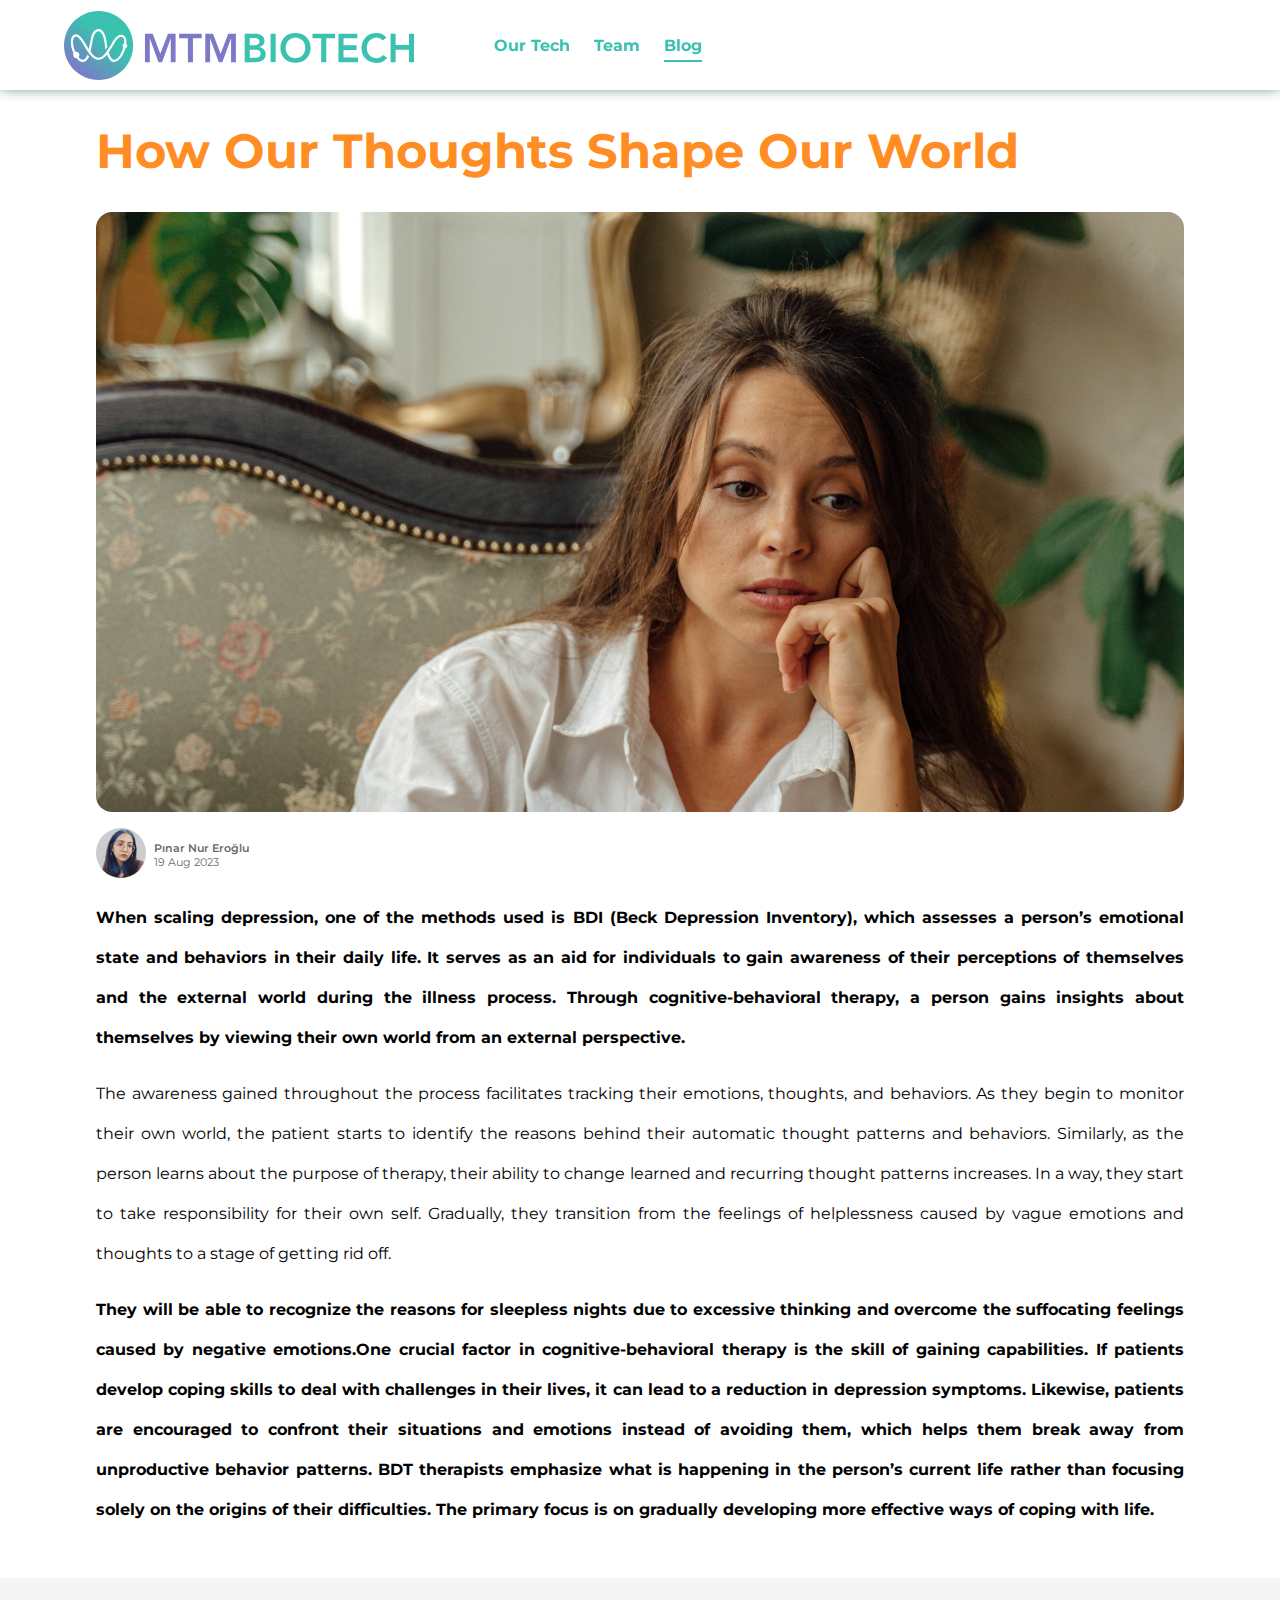
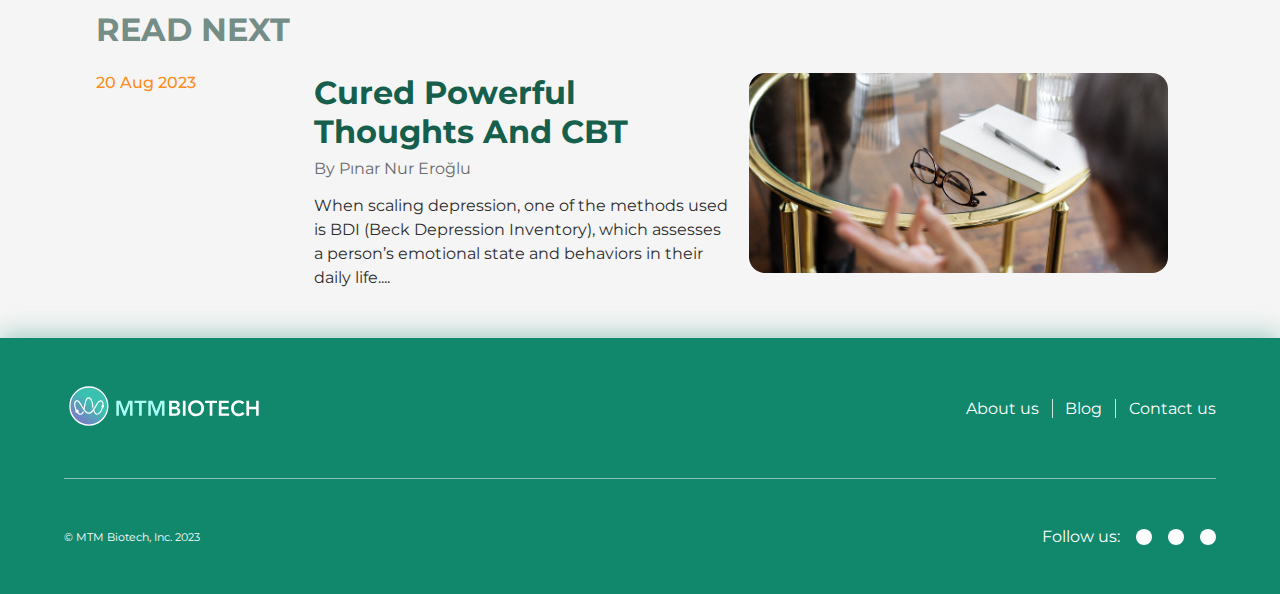
<file: how-our-thoughts-shape-our-world.html>
<!DOCTYPE html>
<html lang="en">

<head>
    <meta charset="UTF-8">
    <meta name="viewport" content="width=device-width, initial-scale=1.0">
    <!-- Link Font Awesome -->
    <link rel="stylesheet" href="https://cdnjs.cloudflare.com/ajax/libs/font-awesome/6.4.2/css/all.min.css"
        integrity="sha512-z3gLpd7yknf1YoNbCzqRKc4qyor8gaKU1qmn+CShxbuBusANI9QpRohGBreCFkKxLhei6S9CQXFEbbKuqLg0DA=="
        crossorigin="anonymous" referrerpolicy="no-referrer" />
    <!-- End Link Font Awesome -->

    <!-- Link Stylesheet -->
    <link rel="stylesheet" href="css/style.css">
    <!-- End Link Stylesheet -->
    <title>How Our Thoughts Shape Our World</title>
</head>

<body>
    <!-- Desktop Header -->
    <header class="desktop-header">
        <div class="container">
            <nav class="desktop-header-nav">
                <div class="desktop-header-logo">
                    <a href="index.html">
                        <img src="img/logo/logo.svg" alt="MTM BioTech Logo">
                    </a>
                </div>
                <ul class="desktop-header-links-items">
                    <li class="desktop-header-links-item">
                        <a href="our-tech.html" class="desktop-header-link">Our Tech</a>
                    </li>
                    <li class="desktop-header-links-item">
                        <a href="team.html" class="desktop-header-link">Team</a>
                    </li>
                    <li class="desktop-header-links-item">
                        <a href="blog.html" class="desktop-header-link active-link">Blog</a>
                    </li>
                </ul>
            </nav>
        </div>
    </header>
    <!-- End Desktop Header -->

    <!-- Mobile Header -->
    <header class="mobile-header">
        <div class="container">
            <div class="mobile-header-logo-hamburger">
                <div class="header-logo">
                    <a href="index.html">
                        <img src="img/logo/logo.svg" alt="MTM BioTech Logo">
                    </a>
                </div>
                <div class="mobile-hamburger" id="hamburger">
                    <span class="line"></span>
                    <span class="line"></span>
                    <span class="line"></span>
                </div>
            </div>
            <div class="mobile-nav">
                <ul class="mobile-header-links-items">
                    <li class="mobile-header-links-item">
                        <a href="our-tech.html" class="mobile-header-link">Our Tech</a>
                    </li>
                    <li class="mobile-header-links-item">
                        <a href="team.html" class="mobile-header-link">Team</a>
                    </li>
                    <li class="mobile-header-links-item">
                        <a href="blog.html" class="mobile-header-link">Blog</a>
                    </li>
                </ul>
            </div>
        </div>
    </header>
    <!-- End Mobile Header -->

    <!-- Blog Post-->
    <div class="blog-post">
        <div class="container-sm">
            <div class="blog-content">
                <h1 class="blog-header">How our thoughts shape our world</h1>
                <div class="blog-post-img-and-author">
                    <div class="blog-post-img shape-our-world-img">
                        <img src="img/shape-our-world.jpg" alt="">
                    </div>
                    <div class="blog-post-author">
                        <div class="blog-post-author-img">
                            <img src="img/blog-pinar_eroglu.png" alt="">
                        </div>
                        <div class="blog-post-detail">
                            <p class="blog-post-author-name">Pınar Nur Eroğlu</p>
                            <p class="blog-post-publishing-date">19 Aug 2023</p>
                        </div>
                    </div>
                </div>
                <div class="blog-post-content">
                    <p class="blog-post-content-p">
                        <strong>When scaling depression, one of the methods used is BDI (Beck Depression Inventory),
                            which assesses a person’s emotional state and behaviors in their daily life. It serves as an
                            aid for individuals to gain awareness of their perceptions of themselves and the external
                            world during the illness process. Through cognitive-behavioral therapy, a person gains
                            insights about themselves by viewing their own world from an external perspective.</strong>
                    </p>
                    <p class="blog-post-content-p">
                        The awareness gained throughout the process facilitates tracking their emotions, thoughts, and
                        behaviors. As they begin to monitor their own world, the patient starts to identify the reasons
                        behind their automatic thought patterns and behaviors. Similarly, as the person learns about the
                        purpose of therapy, their ability to change learned and recurring thought patterns increases. In
                        a way, they start to take responsibility for their own self. Gradually, they transition from the
                        feelings of helplessness caused by vague emotions and thoughts to a stage of getting rid off.
                    </p>
                    <p class="blog-post-content-p">
                        <strong>
                            They will be able to recognize the reasons for sleepless nights due to excessive thinking
                            and overcome the suffocating feelings caused by negative emotions.One crucial factor in
                            cognitive-behavioral therapy is the skill of gaining capabilities. If patients develop
                            coping skills to deal with challenges in their lives, it can lead to a reduction in
                            depression symptoms. Likewise, patients are encouraged to confront their situations and
                            emotions instead of avoiding them, which helps them break away from unproductive behavior
                            patterns. BDT therapists emphasize what is happening in the person’s current life rather
                            than focusing solely on the origins of their difficulties. The primary focus is on gradually
                            developing more effective ways of coping with life.</strong>
                    </p>
                </div>
            </div>
        </div>
        <div class="blog-post-read-next">
            <div class="container-sm">
                <h1 class="blog-post-read-next-h1">Read Next</h1>
                <div class="blog-post-read-next-box">
                    <div class="blog-post-read-next-publishing-date">
                        <p>20 Aug 2023</p>
                    </div>
                    <div class="blog-post-read-next-content">
                        <a href="cured-powerful-thoughts-and-cbt.html" class="blog-post-read-next-link">Cured powerful
                            thoughts and CBT</a>
                        <p class="blog-post-read-next-content-author">By Pınar Nur Eroğlu</p>
                        <p class="blog-post-read-next-content-p">When scaling depression, one of the methods used is BDI
                            (Beck Depression Inventory), which assesses a person’s emotional state and behaviors in
                            their daily life....</p>
                    </div>
                    <div class="blog-post-read-next-img">
                        <img src="img/cbt.jpg" alt="">
                    </div>
                </div>
            </div>
        </div>
    </div>
    <!-- End Blog Post -->

    <!-- Footer -->
    <div class="footer-background">
        <div class="container">
            <div class="footer-top-row">
                <div class="footer-top-logo">
                    <img src="img/logo/footer-logo.svg" alt="MTM BioTech Logo">
                </div>
                <ul class="footer-top-links-items">
                    <li class="footer-top-links-item">
                        <a href="team.html" class="footer-top-link">About us</a>
                    </li>
                    <li class="footer-top-links-item">
                        <a href="blog.html" class="footer-top-link">Blog</a>
                    </li>
                    <li class="footer-top-links-item">
                        <a href="#" class="footer-top-link">Contact us</a>
                    </li>
                </ul>
            </div>
            <div class="footer-bottom-row">
                <div class="footer-bottom-col">
                    <p>&copy; MTM Biotech, Inc. 2023</p>
                </div>
                <ul class="footer-bottom-social-links-items">
                    <li>
                        <p>Follow us:</p>
                    </li>
                    <li class="footer-bottom-social-links-item">
                        <a href="https://www.linkedin.com/company/mtm-biotechnology/" class="footer-bottom-social-link"
                            target="_blank">
                            <i class="fa-brands fa-linkedin-in"></i>
                        </a>
                    </li>
                    <li class="footer-bottom-social-links-item">
                        <a href="https://twitter.com/mtmbiotech" class="footer-bottom-social-link" target="_blank">
                            <i class="fa-brands fa-x-twitter"></i>
                        </a>
                    </li>
                    <li class="footer-bottom-social-links-item">
                        <a href="https://www.instagram.com/mtmbiotech/" class="footer-bottom-social-link"
                            target="_blank">
                            <i class="fa-brands fa-instagram"></i>
                        </a>
                    </li>
                </ul>
            </div>
        </div>
    </div>
    <!-- End Footer -->

    <!-- Main Script -->
    <script src="js/main.js"></script>
    <!-- End Main Script -->
</body>

</html>
</file>
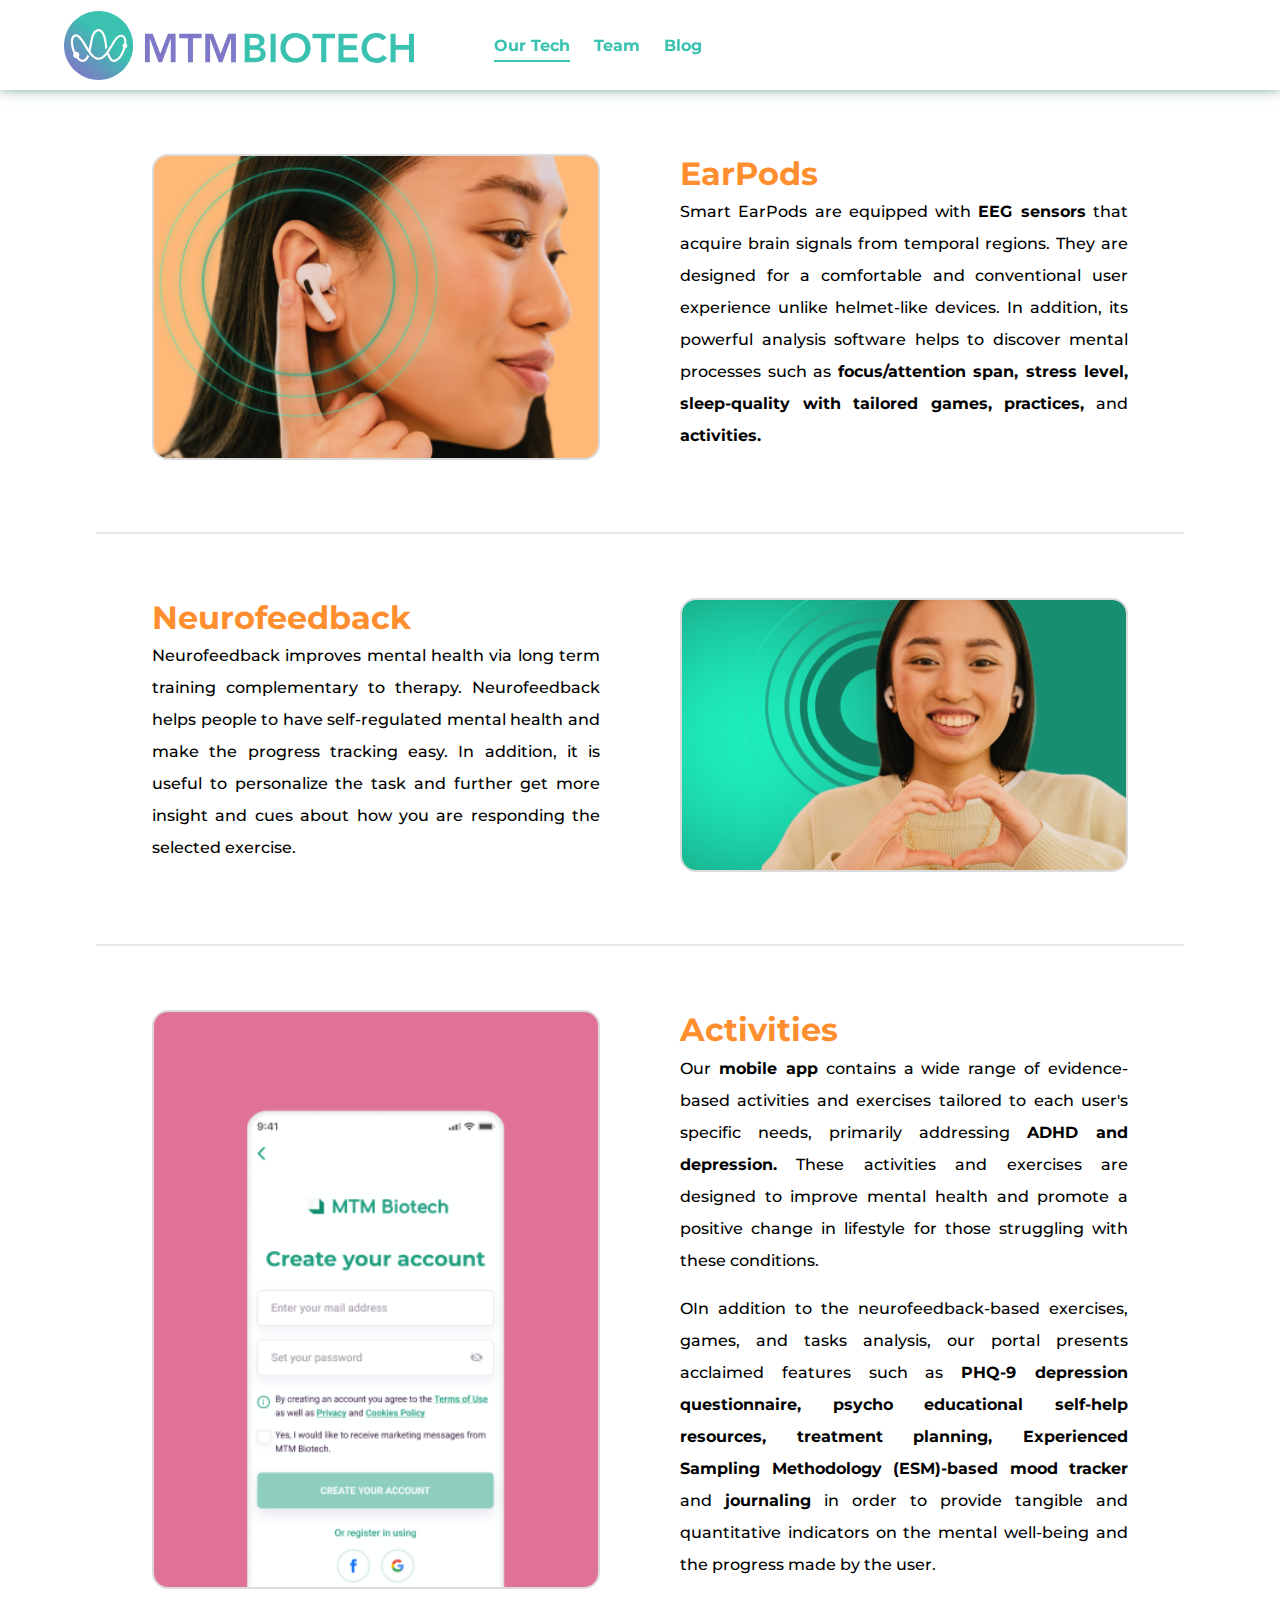
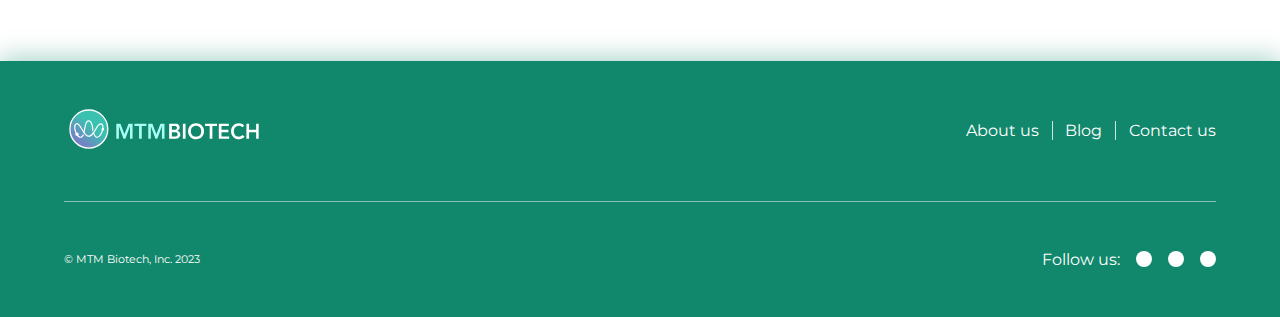
<file: our-tech.html>
<!DOCTYPE html>
<html lang="en">

<head>
    <meta charset="UTF-8">
    <meta name="viewport" content="width=device-width, initial-scale=1.0">
    <!-- Link Font Awesome -->
    <link rel="stylesheet" href="https://cdnjs.cloudflare.com/ajax/libs/font-awesome/6.4.2/css/all.min.css"
        integrity="sha512-z3gLpd7yknf1YoNbCzqRKc4qyor8gaKU1qmn+CShxbuBusANI9QpRohGBreCFkKxLhei6S9CQXFEbbKuqLg0DA=="
        crossorigin="anonymous" referrerpolicy="no-referrer" />
    <!-- End Link Font Awesome -->

    <!-- Link Stylesheet -->
    <link rel="stylesheet" href="css/style.css">
    <!-- End Link Stylesheet -->
    <title>Our Tech</title>
</head>

<body>
    <!-- Desktop Header -->
    <header class="desktop-header">
        <div class="container">
            <nav class="desktop-header-nav">
                <div class="desktop-header-logo">
                    <a href="index.html">
                        <img src="img/logo/logo.svg" alt="MTM BioTech Logo">
                    </a>
                </div>
                <ul class="desktop-header-links-items">
                    <li class="desktop-header-links-item">
                        <a href="our-tech.html" class="desktop-header-link active-link">Our Tech</a>
                    </li>
                    <li class="desktop-header-links-item">
                        <a href="team.html" class="desktop-header-link">Team</a>
                    </li>
                    <li class="desktop-header-links-item">
                        <a href="blog.html" class="desktop-header-link">Blog</a>
                    </li>
                </ul>
            </nav>
        </div>
    </header>
    <!-- End Desktop Header -->

    <!-- Mobile Header -->
    <header class="mobile-header">
        <div class="container">
            <div class="mobile-header-logo-hamburger">
                <div class="header-logo">
                    <a href="index.html">
                        <img src="img/logo/logo.svg" alt="MTM BioTech Logo">
                    </a>
                </div>
                <div class="mobile-hamburger" id="hamburger">
                    <span class="line"></span>
                    <span class="line"></span>
                    <span class="line"></span>
                </div>
            </div>
            <div class="mobile-nav">
                <ul class="mobile-header-links-items">
                    <li class="mobile-header-links-item">
                        <a href="our-tech.html" class="mobile-header-link">Our Tech</a>
                    </li>
                    <li class="mobile-header-links-item">
                        <a href="team.html" class="mobile-header-link">Team</a>
                    </li>
                    <li class="mobile-header-links-item">
                        <a href="blog.html" class="mobile-header-link">Blog</a>
                    </li>
                </ul>
            </div>
        </div>
    </header>
    <!-- End Mobile Header -->

    <!-- Our Tech -->
    <div class="our-tech">
        <div class="container-sm">
            <div class="our-tech-product">
                <div class="our-tech-product-img">
                    <img src="img/our-tech-1.png" alt="">
                </div>
                <div class="our-tech-product-text">
                    <h1 class="our-tech-product-text-h1">EarPods</h1>
                    <p class="our-tech-product-text-p">Smart EarPods are equipped with <strong>EEG sensors</strong> that
                        acquire brain
                        signals from temporal regions. They are designed for a comfortable and conventional user
                        experience unlike helmet-like devices. In addition, its powerful analysis software helps to
                        discover mental processes such as <strong>focus/attention span, stress level, sleep-quality with
                            tailored games, practices,</strong> and <strong>activities.</strong></p>
                </div>
            </div>
            <div class="our-tech-product">
                <div class="our-tech-product-img">
                    <img src="img/our-tech-2.png" alt="">
                </div>
                <div class="our-tech-product-text">
                    <h1 class="our-tech-product-text-h1">Neurofeedback</h1>
                    <p class="our-tech-product-text-p">Neurofeedback improves mental health via long term training
                        complementary to therapy. Neurofeedback helps people to have self-regulated mental health and
                        make the progress tracking easy. In addition, it is useful to personalize the task and further
                        get more insight and cues about how you are responding the selected exercise.</p>
                </div>
            </div>
            <div class="our-tech-product">
                <div class="our-tech-product-img">
                    <img src="img/our-tech-3.png" alt="">
                </div>
                <div class="our-tech-product-text">
                    <h1 class="our-tech-product-text-h1">Activities</h1>
                    <p class="our-tech-product-text-p">Our <strong>mobile app</strong> contains a wide range of
                        evidence-based activities
                        and exercises tailored to each user's specific needs, primarily addressing <strong>ADHD and
                            depression.</strong>
                        These activities and exercises are designed to improve mental health and promote a positive
                        change in lifestyle for those struggling with these conditions.
                    </p>
                    <p class="our-tech-product-text-p">OIn addition to the neurofeedback-based exercises, games, and
                        tasks
                        analysis, our portal presents
                        acclaimed features such as <strong>PHQ-9 depression questionnaire, psycho educational self-help
                            resources, treatment planning, Experienced Sampling Methodology (ESM)-based mood
                            tracker</strong> and
                        <strong>journaling</strong> in order to provide tangible and quantitative indicators on the
                        mental well-being and
                        the progress made by the user.
                    </p>
                </div>
            </div>
        </div>
    </div>
    <!-- End Our Tech -->

    <!-- Footer -->
    <div class="footer-background">
        <div class="container">
            <div class="footer-top-row">
                <div class="footer-top-logo">
                    <img src="img/logo/footer-logo.svg" alt="MTM BioTech Logo">
                </div>
                <ul class="footer-top-links-items">
                    <li class="footer-top-links-item">
                        <a href="team.html" class="footer-top-link">About us</a>
                    </li>
                    <li class="footer-top-links-item">
                        <a href="blog.html" class="footer-top-link">Blog</a>
                    </li>
                    <li class="footer-top-links-item">
                        <a href="#" class="footer-top-link">Contact us</a>
                    </li>
                </ul>
            </div>
            <div class="footer-bottom-row">
                <div class="footer-bottom-col">
                    <p>&copy; MTM Biotech, Inc. 2023</p>
                </div>
                <ul class="footer-bottom-social-links-items">
                    <li>
                        <p>Follow us:</p>
                    </li>
                    <li class="footer-bottom-social-links-item">
                        <a href="https://www.linkedin.com/company/mtm-biotechnology/" class="footer-bottom-social-link"
                            target="_blank">
                            <i class="fa-brands fa-linkedin-in"></i>
                        </a>
                    </li>
                    <li class="footer-bottom-social-links-item">
                        <a href="https://twitter.com/mtmbiotech" class="footer-bottom-social-link" target="_blank">
                            <i class="fa-brands fa-x-twitter"></i>
                        </a>
                    </li>
                    <li class="footer-bottom-social-links-item">
                        <a href="https://www.instagram.com/mtmbiotech/" class="footer-bottom-social-link"
                            target="_blank">
                            <i class="fa-brands fa-instagram"></i>
                        </a>
                    </li>
                </ul>
            </div>
        </div>
    </div>
    <!-- End Footer -->

    <!-- Main Script -->
    <script src="js/main.js"></script>
    <!-- End Main Script -->
</body>

</html>
</file>
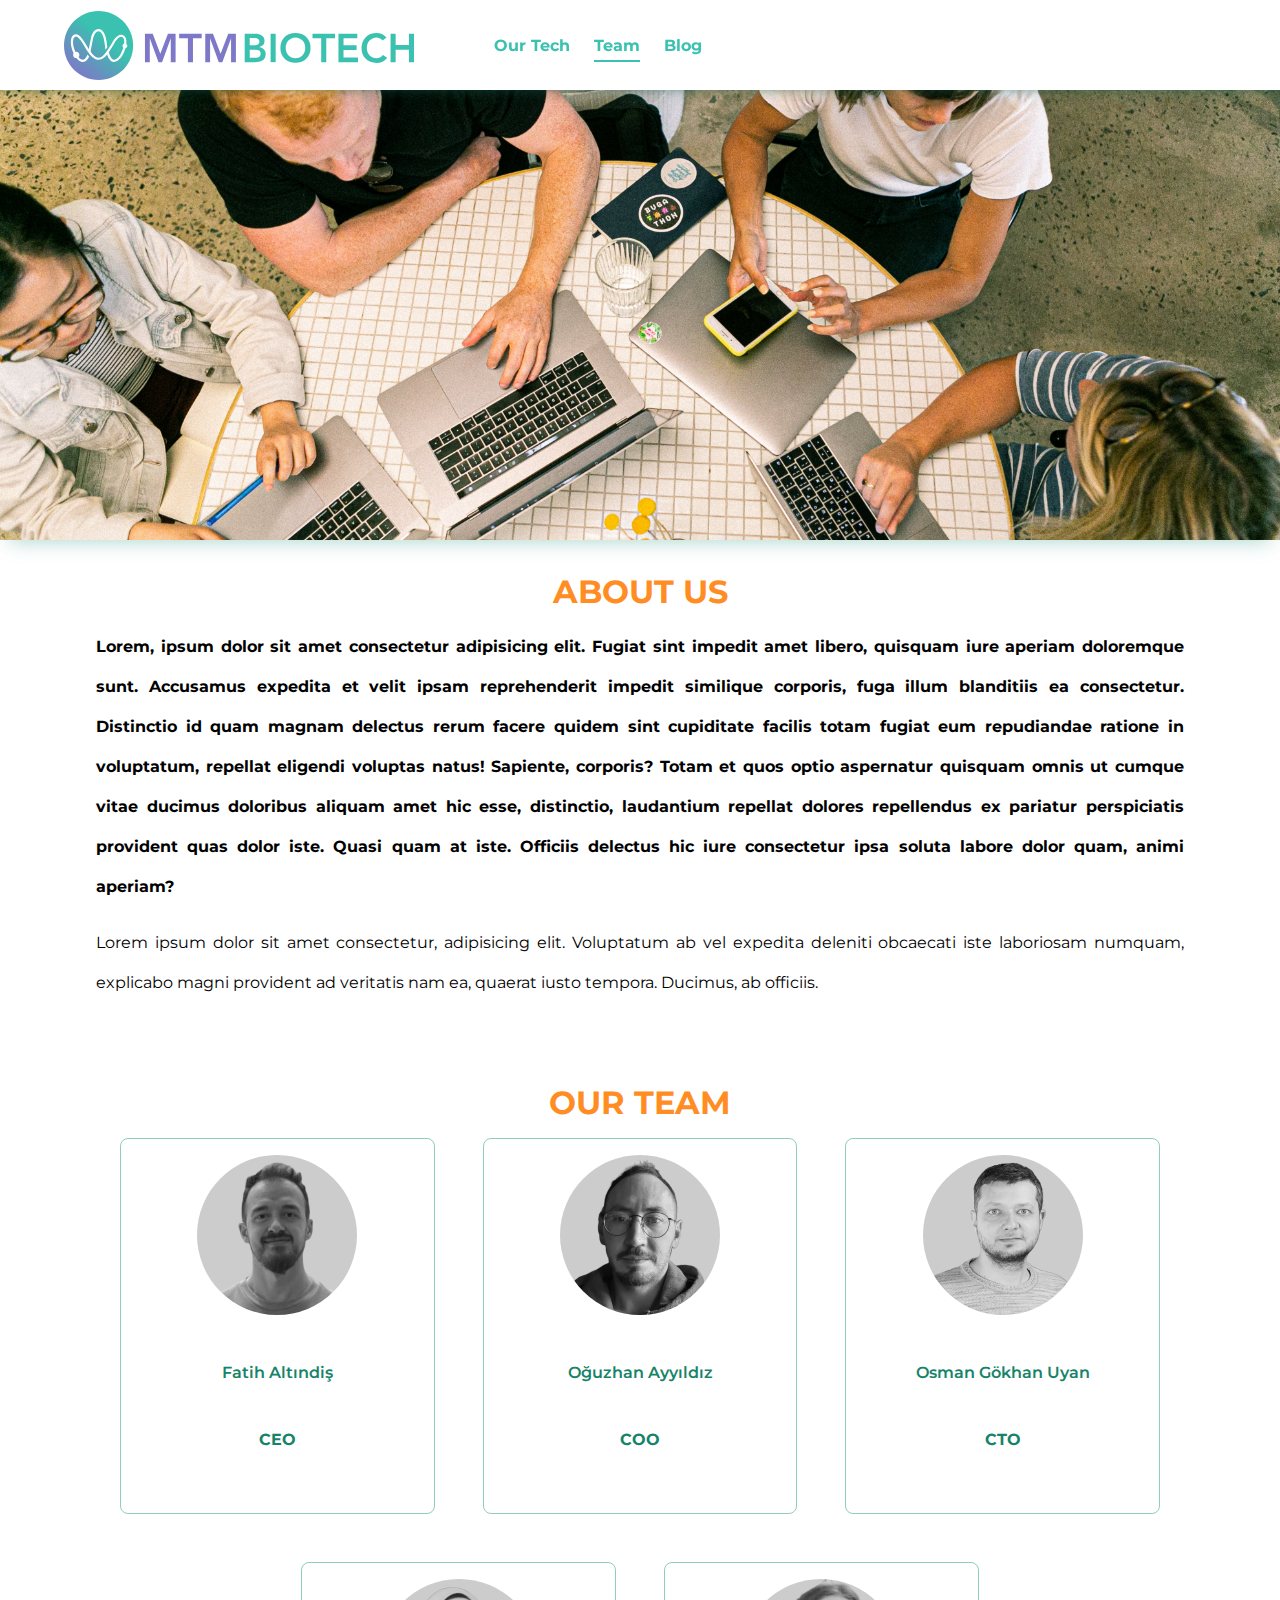
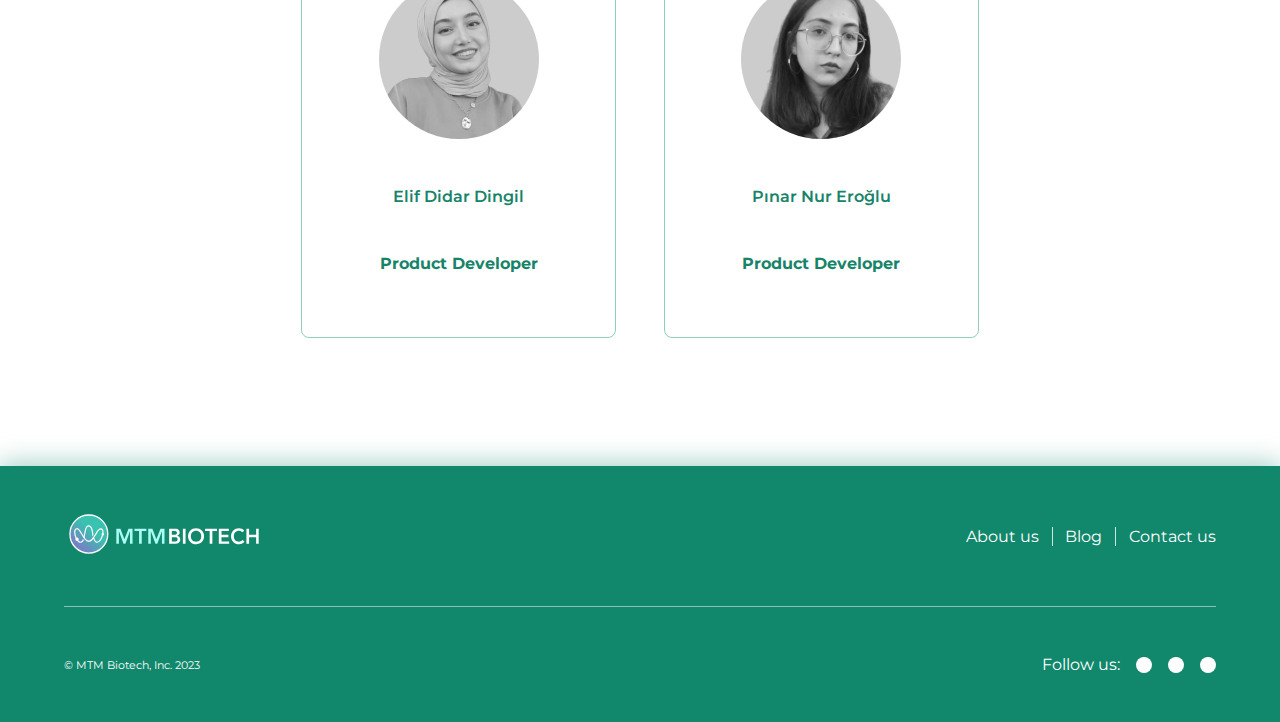
<file: team.html>
<!DOCTYPE html>
<html lang="en">

<head>
    <meta charset="UTF-8">
    <meta name="viewport" content="width=device-width, initial-scale=1.0">
    <!-- Link Font Awesome -->
    <link rel="stylesheet" href="https://cdnjs.cloudflare.com/ajax/libs/font-awesome/6.4.2/css/all.min.css"
        integrity="sha512-z3gLpd7yknf1YoNbCzqRKc4qyor8gaKU1qmn+CShxbuBusANI9QpRohGBreCFkKxLhei6S9CQXFEbbKuqLg0DA=="
        crossorigin="anonymous" referrerpolicy="no-referrer" />
    <!-- End Link Font Awesome -->

    <!-- Link Stylesheet -->
    <link rel="stylesheet" href="css/style.css">
    <!-- End Link Stylesheet -->
    <title>Team</title>
</head>

<body>
    <!-- Desktop Header -->
    <header class="desktop-header">
        <div class="container">
            <nav class="desktop-header-nav">
                <div class="desktop-header-logo">
                    <a href="index.html">
                        <img src="img/logo/logo.svg" alt="MTM BioTech Logo">
                    </a>
                </div>
                <ul class="desktop-header-links-items">
                    <li class="desktop-header-links-item">
                        <a href="our-tech.html" class="desktop-header-link">Our Tech</a>
                    </li>
                    <li class="desktop-header-links-item">
                        <a href="team.html" class="desktop-header-link active-link">Team</a>
                    </li>
                    <li class="desktop-header-links-item">
                        <a href="blog.html" class="desktop-header-link">Blog</a>
                    </li>
                </ul>
            </nav>
        </div>
    </header>
    <!-- End Desktop Header -->

    <!-- Mobile Header -->
    <header class="mobile-header">
        <div class="container">
            <div class="mobile-header-logo-hamburger">
                <div class="header-logo">
                    <a href="index.html">
                        <img src="img/logo/logo.svg" alt="MTM BioTech Logo">
                    </a>
                </div>
                <div class="mobile-hamburger" id="hamburger">
                    <span class="line"></span>
                    <span class="line"></span>
                    <span class="line"></span>
                </div>
            </div>
            <div class="mobile-nav">
                <ul class="mobile-header-links-items">
                    <li class="mobile-header-links-item">
                        <a href="our-tech.html" class="mobile-header-link">Our Tech</a>
                    </li>
                    <li class="mobile-header-links-item">
                        <a href="team.html" class="mobile-header-link">Team</a>
                    </li>
                    <li class="mobile-header-links-item">
                        <a href="blog.html" class="mobile-header-link">Blog</a>
                    </li>
                </ul>
            </div>
        </div>
    </header>
    <!-- End Mobile Header -->

    <!-- Team -->
    <div class="team">
        <div class="team-banner-image">
            <img src="img/team-banner-image.jpg" alt="">
        </div>
        <div class="team-content container-sm">
            <div class="team-about-us">
                <h1 class="team-header">About us</h1>
                <p class="team-about-us-p"><strong>Lorem, ipsum dolor sit amet consectetur adipisicing elit. Fugiat sint
                        impedit amet libero, quisquam iure aperiam doloremque sunt. Accusamus expedita et velit ipsam
                        reprehenderit impedit similique corporis, fuga illum blanditiis ea consectetur. Distinctio id
                        quam magnam delectus rerum facere quidem sint cupiditate facilis totam fugiat eum repudiandae
                        ratione in voluptatum, repellat eligendi voluptas natus! Sapiente, corporis? Totam et quos optio
                        aspernatur quisquam omnis ut cumque vitae ducimus doloribus aliquam amet hic esse, distinctio,
                        laudantium repellat dolores repellendus ex pariatur perspiciatis provident quas dolor iste.
                        Quasi quam at iste. Officiis delectus hic iure consectetur ipsa soluta labore dolor quam, animi
                        aperiam?</strong></p>
                <p class="team-about-us-p">Lorem ipsum dolor sit amet consectetur, adipisicing elit. Voluptatum ab vel
                    expedita deleniti obcaecati iste laboriosam numquam, explicabo magni provident ad veritatis nam ea,
                    quaerat iusto tempora. Ducimus, ab officiis.</p>
            </div>
            <div class="team-our-team">
                <h1 class="team-header">Our Team</h1>
                <div class="team-members">
                    <div class="team-member">
                        <div class="member-photo">
                            <img src="img/fatih_altindis.png" alt="Fatih Altındiş Photo">
                        </div>
                        <div class="member-name">
                            <p>Fatih Altındiş</p>
                        </div>
                        <div class="member-position">
                            <p>CEO</p>
                        </div>
                    </div>
                    <div class="team-member">
                        <div class="member-photo">
                            <img src="img/oguzhan_ayyildiz.png" alt="Oğuzhan Ayyıldız Photo">
                        </div>
                        <div class="member-name">
                            <p>Oğuzhan Ayyıldız</p>
                        </div>
                        <div class="member-position">
                            <p>COO</p>
                        </div>
                    </div>
                    <div class="team-member">
                        <div class="member-photo">
                            <img src="img/gokhan_uyan.png" alt="Osman Gökhan Uyan Photo">
                        </div>
                        <div class="member-name">
                            <p>Osman Gökhan Uyan</p>
                        </div>
                        <div class="member-position">
                            <p>CTO</p>
                        </div>
                    </div>
                    <div class="team-member">
                        <div class="member-photo">
                            <img src="img/elif_didar.png" alt="Elif Didar Dingil Photo">
                        </div>
                        <div class="member-name">
                            <p>Elif Didar Dingil</p>
                        </div>
                        <div class="member-position">
                            <p>Product Developer</p>
                        </div>
                    </div>
                    <div class="team-member">
                        <div class="member-photo">
                            <img src="img/pinar_eroglu.png" alt="Pınar Nur Eroğlu Photo">
                        </div>
                        <div class="member-name">
                            <p>Pınar Nur Eroğlu</p>
                        </div>
                        <div class="member-position">
                            <p>Product Developer</p>
                        </div>
                    </div>
                </div>
            </div>
        </div>
    </div>
    <!-- End Team -->

    <!-- Footer -->
    <div class="footer-background">
        <div class="container">
            <div class="footer-top-row">
                <div class="footer-top-logo">
                    <img src="img/logo/footer-logo.svg" alt="MTM BioTech Logo">
                </div>
                <ul class="footer-top-links-items">
                    <li class="footer-top-links-item">
                        <a href="team.html" class="footer-top-link">About us</a>
                    </li>
                    <li class="footer-top-links-item">
                        <a href="blog.html" class="footer-top-link">Blog</a>
                    </li>
                    <li class="footer-top-links-item">
                        <a href="#" class="footer-top-link">Contact us</a>
                    </li>
                </ul>
            </div>
            <div class="footer-bottom-row">
                <div class="footer-bottom-col">
                    <p>&copy; MTM Biotech, Inc. 2023</p>
                </div>
                <ul class="footer-bottom-social-links-items">
                    <li>
                        <p>Follow us:</p>
                    </li>
                    <li class="footer-bottom-social-links-item">
                        <a href="https://www.linkedin.com/company/mtm-biotechnology/" class="footer-bottom-social-link"
                            target="_blank">
                            <i class="fa-brands fa-linkedin-in"></i>
                        </a>
                    </li>
                    <li class="footer-bottom-social-links-item">
                        <a href="https://twitter.com/mtmbiotech" class="footer-bottom-social-link" target="_blank">
                            <i class="fa-brands fa-x-twitter"></i>
                        </a>
                    </li>
                    <li class="footer-bottom-social-links-item">
                        <a href="https://www.instagram.com/mtmbiotech/" class="footer-bottom-social-link"
                            target="_blank">
                            <i class="fa-brands fa-instagram"></i>
                        </a>
                    </li>
                </ul>
            </div>
        </div>
    </div>
    <!-- End Footer -->

    <!-- Main Script -->
    <script src="js/main.js"></script>
    <!-- End Main Script -->
</body>

</html>
</file>
<file: css/style.css>
/* Font Family */
@import url('https://fonts.googleapis.com/css2?family=Montserrat:wght@100;200;300;400;500;600;700;800;900&display=swap');
/* End Font Family */

/* Base Styles */
* {
    padding: 0;
    margin: 0;
    box-sizing: border-box;
}

:root {
    --header-link-color: #3AC1B0;
    --section-color: #1F9E80;
}

body {
    font-family: 'Montserrat', sans-serif;
    font-size: 13px;
}

img {
    max-width: 100%;
}

a {
    text-decoration: none;
}

ul {
    list-style-type: none;
}

blockquote {
    margin: 2em 40px;
    text-align: center;
    font-weight: 600;
    font-style: italic;
}

.container {
    width: 95%;
    max-width: 95%;
    margin-inline: auto;
}

.container-sm {
    width: 85%;
    max-width: 85%;
    margin-inline: auto;
}

body.open {
    overflow: hidden;
}

/* End Base Styles */

/* Hamburger Menu */
.mobile-hamburger .line {
    width: 30px;
    height: 3px;
    background-color: var(--header-link-color);
    display: block;
    margin: 5px auto;
    transition: all 0.3s ease-in-out;
}

.mobile-hamburger:hover {
    cursor: pointer;
}

#hamburger {
    transition: all 0.3s ease-in-out;
}

#hamburger.is-active {
    -webkit-animation: smallbig 0.6s forwards;
    animation: smallbig 0.6s forwards;
}

@-webkit-keyframes smallbig {

    0%,
    100% {
        transform: scale(1);
    }

    50% {
        transform: scale(0);
    }
}

@keyframes smallbig {

    0%,
    100% {
        transform: scale(1);
    }

    50% {
        transform: scale(0);
    }
}

#hamburger.is-active .line:nth-child(1),
#hamburger.is-active .line:nth-child(2),
#hamburger.is-active .line:nth-child(3) {
    transition-delay: 0.2s;
}

#hamburger.is-active .line:nth-child(2) {
    opacity: 0;
}

#hamburger.is-active .line:nth-child(1) {
    transform: translateY(8px) rotate(45deg);
}

#hamburger.is-active .line:nth-child(3) {
    transform: translateY(-8px) rotate(-45deg);
}

/* End Hamburger Menu */

/* Hide Desktop Header */
.desktop-header {
    display: none;
}

/* End Hide Desktop Header */

/* Mobile Header */
.mobile-header {
    position: -webkit-sticky;
    position: sticky;
    top: 0;
    background-color: #fff;
    height: 10vh;
    z-index: 1;
    box-shadow: 0px -4px 14px 0px #145F4C;
}

.mobile-header-logo-hamburger {
    display: flex;
    align-items: center;
    justify-content: space-between;
    height: 10vh;
}

.header-logo {
    width: 200px;
    height: 40px;
}

.mobile-nav {
    display: none;
    width: 100%;
    height: 100%;
    background: #fff;
    position: fixed;
    left: 0;
    top: 10vh;
    z-index: 99;
}

.mobile-nav.open {
    display: block;
}

.mobile-header-links-items {
    width: 100%;
    height: 100%;
}

.mobile-header-links-item {
    border-top: 2px solid #efefef;
}

.mobile-header-links-item:last-child {
    border-bottom: 2px solid #efefef;
}

.mobile-header-links-item .mobile-header-link {
    width: 100%;
    font-weight: 700;
    display: inline-block;
    padding: 1rem;
    color: var(--header-link-color);
}

/* End Mobile Header */

/* Banner */
.banner-background {
    position: relative;
    background-color: var(--section-color);
}

.banner-row-background {
    background-image: url(/img/banner-background.png);
    background-size: cover;
    background-position: center center;
    background-repeat: no-repeat;
    height: 40vh;
}

.banner-text-area {
    position: absolute;
    top: 50%;
    left: 50%;
    transform: translate(-50%, -50%);
    width: 85%;
    color: #fff;
}

.banner-text-area-h1 {
    margin-bottom: .5rem;
}

.banner-text-area-h3 {
    font-weight: 400;
}

.banner-waitlist {
    margin-top: 1rem;
}

.banner-waitlist-p {
    margin-bottom: .3rem;
}

.banner-waitlist-p span {
    font-weight: 600;
}

.banner-waitlist-input input[type="text"] {
    padding: .5rem;
    border-radius: 1em 0 0 1em;
    border: none;
    outline: none;
    margin-bottom: .5rem;
}

.banner-waitlist-input input[type="submit"] {
    padding: .5rem;
    border-radius: 0 1em 1em 0;
    border: none;
    margin-left: -10px;
    outline: none;
    margin-bottom: .5rem;
    background-color: #FF8D23;
    color: #fff;
    font-weight: 700;
}

/* End Banner */

/* How It Works */
.how-it-works-background {
    background-color: var(--section-color);
    position: relative;
    z-index: 0;
    color: #fff;
    padding-bottom: 2rem;
}

.how-it-works-wave {
    width: 100%;
    position: absolute;
    top: 50%;
    transform: translateY(-50%);
    z-index: -1;
}

.how-it-works-chevron {
    position: relative;
    display: flex;
    justify-content: center;
    padding: .5rem 0;
    margin-bottom: 3rem;
}

.how-it-works-chevron img {
    position: absolute;
    top: 0;
    width: 10%;
    -webkit-animation-name: chevronAnimation;
    animation-name: chevronAnimation;
    -webkit-animation-delay: 300ms;
    animation-delay: 300ms;
    -webkit-animation-duration: 500ms;
    animation-duration: 500ms;
    -webkit-animation-timing-function: ease-out;
    animation-timing-function: ease-out;
    -webkit-animation-direction: alternate;
    animation-direction: alternate;
    -webkit-animation-iteration-count: infinite;
    animation-iteration-count: infinite;
}

@-webkit-keyframes chevronAnimation {
    from {
        top: 0%;
    }

    to {
        top: 100%;
    }
}

@keyframes chevronAnimation {
    from {
        top: 0%;
    }

    to {
        top: 100%;
    }
}

.how-it-works-h1 {
    text-align: center;
    text-transform: uppercase;
    margin-bottom: 1.5rem;
}

.how-it-works-col {
    margin-bottom: 1.5rem;
}

.how-it-works-col-img {
    text-align: center;
}

.how-it-works-col-img {
    border: 1px solid rgba(239, 239, 238, .5);
    border-radius: .3em;
    overflow: hidden;
    display: flex;
    justify-content: center;
    align-items: center;
}

.how-it-works-col-img img {
    width: 100%;
}

.how-it-works-col-h2 {
    margin: .5rem 0;
}

.how-it-works-col-p {
    margin-bottom: .5rem;
}

.how-it-works-col-a {
    color: #fff;
    font-weight: 800;
}

.how-it-works-col-a:hover {
    color: #FF8D23;
}

/* End How It Works */

/* Subscribe Banner */
.subscribe-banner-background {
    background-color: #fff;
    position: relative;
    padding: 2rem 0;
    z-index: 0;
    overflow: hidden;
}

.subscribe-banner-circle {
    position: absolute;
    right: 0;
    top: 0;
    z-index: -1;
}

.subscribe-banner-h2 {
    color: #037459;
}

.subscribe-banner-h2 span {
    font-weight: 800;
}

.subscribe-banner-col {
    margin-bottom: .5rem;
}

.subscribe-banner-input {
    display: flex;
}

.subscribe-banner-input input[type="text"] {
    padding: .5rem;
    border-radius: 1em;
    border-top: 1px solid #FF8D23;
    border-left: 1px solid #FF8D23;
    border-bottom: 1px solid #FF8D23;
    border-right: none;
    outline: none;
    box-shadow: 0px 4px 14px 0px #FFFFFF40;
}

.subscribe-banner-input input[type="submit"] {
    padding: .5rem;
    border-radius: 0 1em 1em 0;
    border: none;
    outline: none;
    background-color: #FF8D23;
    color: #fff;
    font-weight: 700;
    margin-left: -10px;
}

/* End Subscribe Banner */

/* Our Technology */
.our-technology-background {
    background-color: var(--section-color);
    color: #fff;
    position: relative;
    padding: 2rem 0;
}

.our-technology-wave {
    position: absolute;
    top: 50%;
    transform: translateY(-50%);
    width: 100%;
}

.our-technology-h1 {
    text-align: center;
    margin-bottom: 2rem;
}

.our-technology-row {
    display: flex;
    flex-wrap: wrap;
    gap: 0.5rem;
    justify-content: center;
}

.our-technology-col {
    flex: 0 0 auto;
    width: calc(50% - .5rem);
}

.our-technology-img {
    position: relative;
    margin-bottom: 1rem;
    text-align: center;
}

.our-technology-img img:nth-child(1) {
    width: 80%;
}

.our-technology-img img:nth-child(2) {
    position: absolute;
    left: 50%;
    top: 50%;
    transform: translate(-50%, -50%);
    width: 65%;
}

.our-technology-h2 {
    text-align: center;
}

/* End Our Technology */

/* Start Feeling Better */
.feeling-better-background {
    background-color: var(--section-color);
    position: relative;
    z-index: 0;
    padding: 2rem 0;
    color: #fff;
}

.feeling-better-circle {
    position: absolute;
    left: 0;
    bottom: 0;
    z-index: -1;
}

.feeling-better-wave-2 {
    width: 100%;
    position: absolute;
    left: 0;
    bottom: 20%;
    z-index: -1;
}

.feeling-better-h1-wave {
    margin-bottom: 1rem;
}

.feeling-better-h1 {
    position: relative;
    text-align: center;
    text-transform: uppercase;
    width: -webkit-max-content;
    width: -moz-max-content;
    width: max-content;
    margin-inline: auto;
    font-size: 1.3rem;
}

.feeling-better-wave {
    position: absolute;
    left: 50%;
    top: 100%;
    width: 80%;
    transform: translateX(-50%);
}

.feeling-better-row {
    position: relative;
    z-index: 0;
}

.feeling-better-center-circle {
    position: absolute;
    bottom: 20%;
    left: 50%;
    transform: translate(-50%, 20%);
    z-index: -1;
    opacity: .3;
}

.feeling-better-col-p {
    text-align: center;
    text-transform: uppercase;
    font-weight: 500;
}

/* End Start Feeling Better */

/* App Promotion */
.app-promotion-background {
    background-image: url(/img/app-promotion-bg.svg);
    background-repeat: no-repeat;
    background-position: center;
    background-size: cover;
    padding: 2rem 0;
    position: relative;
    z-index: 0;
}

.app-promotion-circle {
    position: absolute;
    right: 0;
    top: 0;
    z-index: -1;
}

.app-promotion-col {
    margin-bottom: 2rem;
}

.app-promotion-col:nth-child(2) {
    text-align: center;
}

.app-promotion-col-h2 {
    color: #fff;
    font-weight: 400;
    margin-bottom: 1rem;
}

.app-promotion-col-h2 span {
    font-weight: 700;
}

.app-promotion-google-play img,
.app-promotion-app-store img {
    width: 60%;
}

/* End App Promotion */

/* VideoJs */
.vjs-poster img {
    -o-object-fit: cover;
    object-fit: cover;
    border-radius: 2em;
}

.video-js {
    border-radius: 2em;
}

.vjs-theme-forest .vjs-big-play-button {
    background: url(/forest/icons/play-btn.svg);
    width: 100%;
    height: 100%;
    background-repeat: no-repeat;
    background-size: 90px;
}

.my-video-dimensions {
    width: 100%;
    height: 20vh;
    overflow: hidden;
}

.video-js .vjs-tech {
    -o-object-fit: fill;
    object-fit: fill;
}

/* End VideoJs */

/* Our Partners */
.our-partners-background {
    padding: 2rem 0;
    background-color: var(--section-color);
    position: relative;
    z-index: 0;
    color: #fff;
    text-align: center;
}

.our-partners-circle {
    position: absolute;
    top: 0;
    right: 0;
    z-index: -1;
}

.our-partners-wave {
    width: 100%;
    position: absolute;
    bottom: 0;
    left: 0;
}

.our-partners-h1 {
    margin-bottom: 2rem;
}

.our-partners-row {
    display: flex;
    justify-content: center;
    flex-wrap: wrap;
    gap: .5rem;
}

.our-partners-col {
    flex: 0 0 auto;
    width: calc(50% - .5rem);
}

.our-partners-col-partner {
    width: -webkit-fit-content;
    width: -moz-fit-content;
    width: fit-content;
    margin-inline: auto;
    padding: 1rem;
    border: 5px solid rgba(255, 255, 255, .3);
    border-radius: 50%;
    margin-bottom: .5rem;
}

.our-partners-col-partner:hover img {
    transform: scale(1.07);
}

/* End Our Partners */

/* Footer */
.footer-background {
    background-color: #11876B;
    color: #fff;
    box-shadow: 0px -3px 24px 0px #1A8D7266;
}

.footer-top-link,
.footer-bottom-social-link {
    color: #fff;
}

.footer-top-link:hover {
    color: #FF8E2F;
}

.footer-bottom-social-link {
    display: flex;
    align-items: center;
    justify-content: center;
    padding: .5rem;
    border-radius: 50%;
    background-color: #fff;
}

.footer-bottom-social-links-item i {
    color: #037459;
}

.footer-top-row {
    padding: 1rem 0;
    border-bottom: 1px solid rgba(255, 255, 255, .5);
}

.footer-top-logo {
    margin-bottom: .5rem;
}

.footer-top-logo img {
    width: 200px;
    height: 40px;
}

.footer-top-links-item {
    margin-bottom: .5rem;
}

.footer-top-links-item:last-child {
    margin-bottom: initial;
}

.footer-bottom-row {
    padding: 1rem 0;
}

.footer-bottom-col {
    margin-bottom: .5rem;
}

.footer-bottom-social-links-items {
    display: flex;
    align-items: center;
    gap: 1rem;
}

/* End Footer */

/* Our Tech */
.our-tech-product {
    padding: 1rem .5rem;
    border-bottom: 2px solid #C9C9C966;
}

.our-tech-product:last-child {
    border-bottom: none;
}

.our-tech-product-img {
    border: 2px solid #DBDBDB;
    border-radius: 1em;
    text-align: center;
    margin-bottom: .5rem;
    overflow: hidden;
}

.our-tech-product-img img {
    display: block;
    width: 100%;
    height: 100%;
    -o-object-fit: cover;
    object-fit: cover;
}

.our-tech-product-text-h1 {
    color: #FF8E2F;
    margin-bottom: .2rem;
}

.our-tech-product-text-p {
    font-weight: 500;
    margin-bottom: 1em;
    text-align: justify;
}

/* End Our Tech */

/* Team */
.team-banner-image {
    box-shadow: 0px 10px 20px -10px #1A8D7266;
}

.team-banner-image img {
    width: 100%;
    height: 100%;
    -o-object-fit: cover;
    object-fit: cover;
    display: block;
}

.team-about-us {
    padding: 1rem 0;
}

.team-header {
    text-transform: uppercase;
    color: #FF8D23;
    text-align: center;
    margin-bottom: 1rem;
}

.team-about-us-p {
    text-align: justify;
    margin-bottom: 1em;
}

.team-our-team {
    padding: 2rem 0;
}

.team-members {
    display: flex;
    flex-wrap: wrap;
    gap: .5rem;
    justify-content: center;
}

.team-member {
    flex: 0 0 auto;
    width: calc(50% - .5rem);
    text-align: center;
    border: 1px solid #1F9E8080;
    padding: 1rem .5rem;
    border-radius: .5em;
}

.member-photo {
    display: inline-flex;
    border-radius: 50%;
    overflow: hidden;
}

.member-photo,
.member-name,
.member-position {
    margin-bottom: 1rem;
}

.member-name,
.member-position {
    color: #178369;
}

.member-name {
    font-weight: 600;
}

.member-position {
    font-weight: 700;
}

/* End Team */

/* Blog */
.blog-content {
    padding: 1rem 0;
}

.blog-header {
    color: #FF8D23;
    text-align: center;
    margin-bottom: 1rem;
    text-transform: capitalize;
}

.blog-explore-p {
    text-align: center;
    margin-bottom: 1rem;
}

.blog-box {
    padding: 1rem;
    background-color: #0000000A;
    border-radius: .5em;
    margin-bottom: 1.5rem;
}

.blog-box-img {
    border-radius: 1em;
    overflow: hidden;
    margin-bottom: 1rem;
    text-align: center;
}

.blog-box-img img {
    width: 100%;
    height: 100%;
    -o-object-fit: cover;
    object-fit: cover;
}

.blog-box-header {
    display: inline-block;
    color: #000;
    font-weight: 700;
    text-transform: capitalize;
    margin-bottom: 1rem;
}

.blog-box-p {
    margin-bottom: 1rem;
    color: #2D2D2D;
    text-align: justify;
}

.blog-post-author {
    display: flex;
    align-items: center;
    gap: .5rem;
}

.blog-post-author-img img {
    display: inline-flex;
    border-radius: 50%;
    overflow: hidden;
    width: 50px;
    height: 50px;
    -o-object-fit: cover;
    object-fit: cover;
}

.blog-post-detail {
    font-size: .7rem;
    color: #6A6A6A;
}

/* End Blog */

/* Blog Post */
.blog-post-img {
    border-radius: 1em;
    overflow: hidden;
    margin-bottom: 1rem;
    text-align: center;
}

.blog-post-img img {
    width: 100%;
    height: 100%;
    -o-object-fit: cover;
    object-fit: cover;
}

.blog-post .blog-post-detail .blog-post-author-name {
    font-weight: 600;
}

.blog-post-img-and-author {
    margin-bottom: 1rem;
}

.blog-post-content-p {
    margin-bottom: 1em;
    line-height: 20px;
    text-align: justify;
}

.blog-post-read-next {
    background-color: #0000000A;
    padding: 1rem 0;
}

.blog-post-read-next-h1 {
    text-transform: uppercase;
    color: #758D87;
    margin-bottom: 1.5rem;
}

.blog-post-read-next-publishing-date {
    color: #FF8D23;
    font-weight: 500;
    margin-bottom: 1rem;
}

.blog-post-read-next-link {
    display: inline-block;
    color: #165F4D;
    font-weight: 700;
    font-size: 1rem;
    text-transform: capitalize;
}

.blog-post-read-next-content-author {
    color: #6A6A6A;
    margin-bottom: 1rem;
}

.blog-post-read-next-content-p {
    color: #2D2D2D;
    margin-bottom: 1rem;
    line-height: 20px;
}

.blog-post-read-next-img {
    border-radius: 1em;
    overflow: hidden;
    margin-bottom: 1rem;
    text-align: center;
    height: 300px;
}

.blog-post-read-next-img img {
    width: 100%;
    height: 100%;
    -o-object-fit: cover;
    object-fit: cover;
}

/* End Blog Post */

/* Media Queries */

@media only screen and (min-width:768px) {

    /* Banner */
    .banner-row-background {
        height: 50vh;
    }

    /* End Banner */

    /* How It Works */
    .how-it-works-row {
        display: flex;
        justify-content: center;
        flex-wrap: wrap;
        gap: 0.5rem;
    }

    .how-it-works-col {
        margin-bottom: initial;
        flex: 0 0 auto;
        width: calc(33.333% - .5rem);
    }

    .how-it-works-chevron img {
        width: 5%;
    }

    /* End How It Works */

    /* Subscribe Banner */
    .subscribe-banner-row {
        display: flex;
        align-items: center;
        justify-content: space-between;
    }

    /* End Subscribe Banner */

    /* Our Technology */
    .our-technology-row {
        display: flex;
        justify-content: center;
        align-items: center;
        flex-wrap: wrap;
        gap: 0.5rem;
    }

    .our-technology-col {
        margin-bottom: initial;
        flex: 0 0 auto;
        width: calc(33.333% - 0.5rem);
    }

    .our-technology-col:nth-child(2) {
        position: relative;
    }

    .our-technology-col:nth-child(2) .our-technology-h2 {
        position: absolute;
        bottom: -13px;
        left: 50%;
        transform: translateX(-50%);
    }

    .our-technology-col:nth-child(2) .our-technology-img img:nth-child(1) {
        width: 100%;
    }

    /* End Our Technology */

    /* Start Feeling Better */
    .feeling-better-row {
        display: flex;
        align-items: center;
        justify-content: center;
        gap: 0.5rem;
    }

    .feeling-better-col {
        flex: 0 0 auto;
        width: calc(40% - 0.5rem);
    }

    .feeling-better-col:nth-child(2) {
        width: calc(60% - .5rem);
    }

    .feeling-better-col-p {
        font-size: 1.5rem;
    }

    .feeling-better-circle {
        width: 30%;
    }

    .feeling-better-center-circle {
        bottom: -20%;
    }

    .feeling-better-h1 {
        font-size: 2em;
    }

    /* End Start Feeling Better */

    /* App Promotion */
    .app-promotion-row {
        display: flex;
        align-items: center;
        flex-wrap: wrap;
    }

    .app-promotion-col {
        margin-bottom: initial;
    }

    .app-promotion-col:nth-child(1) {
        width: calc(80% - .5rem);
    }

    .app-promotion-col:nth-child(2) {
        width: calc(20% - .5rem);
    }

    .app-promotion-col-h2 {
        color: #037459;
    }

    /* End App Promotion */

    /* VideoJS */
    .my-video-dimensions {
        height: 40vh;
    }

    /* End VideoJS */

    /* Our Partners */
    .our-partners-row {
        gap: 1rem;
    }

    .our-partners-col {
        width: calc(25% - 1rem);
    }

    .our-partners-circle {
        width: 40%;
    }

    /* End Our Partners */

    /* Footer */

    .footer-top-row {
        display: flex;
        align-items: center;
        justify-content: space-between;
    }

    .footer-top-logo {
        margin-bottom: initial;
    }

    .footer-top-links-items {
        display: flex;
        align-items: center;
    }

    .footer-top-links-item {
        margin-bottom: initial;
    }

    .footer-top-links-item:last-child .footer-top-link {
        padding-right: initial;
    }

    .footer-top-link {
        display: inline-block;
        padding: 0 .8rem;
    }

    .footer-top-links-item:nth-last-child(2) a {
        border-left: 1px solid rgba(255, 255, 255, .8);
        border-right: 1px solid rgba(255, 255, 255, .8);
    }

    .footer-bottom-row {
        display: flex;
        align-items: center;
        justify-content: space-between;
    }

    .footer-bottom-col {
        margin-bottom: initial;
    }

    .footer-bottom-col p {
        font-size: .7rem;
    }

    /* End Footer */

    /* Our Tech */
    .our-tech-product {
        display: flex;
        justify-content: center;
        flex-wrap: wrap;
        gap: 1rem;
    }

    .our-tech-product:nth-child(even) {
        flex-direction: row-reverse;
    }

    .our-tech-product>* {
        flex: 0 0 auto;
        width: calc(50% - 1rem);
    }

    /* End Our Tech */

    /* Team */
    .team-banner-image {
        height: 30vh;
    }

    .team-about-us-p {
        line-height: 40px;
    }

    .member-photo,
    .member-name,
    .member-position {
        margin-bottom: 2rem;
    }

    .team-member {
        width: calc(33.333% - .5rem);
    }

    /* End Team */

    /* Blog */
    .blog-box {
        display: flex;
        align-items: center;
        gap: 1rem;
    }

    .blog-box>* {
        width: calc(50% - 1rem);
    }

    .blog-box-img {
        height: 250px;
        margin-bottom: initial;
    }

    .blog-top-box .blog-box-img img {
        width: 200%;
        height: 200%;
    }

    /* End Blog */

    /* Blog Post */
    .blog-post-read-next {
        padding: 2rem 0;
    }

    .blog-post .blog-header {
        text-align: initial;
    }

    .blog-post-img {
        height: 500px;
    }

    .shape-our-world-img img {
        width: 100%;
        height: 200%;
    }

    .blog-post-read-next-box {
        display: flex;
        gap: 1rem;
    }

    .blog-post-read-next-publishing-date {
        width: calc(20% - 1rem);
        margin-bottom: initial;
    }

    .blog-post-read-next-content {
        width: calc(40% - 1rem);
    }

    .blog-post-read-next-img {
        width: calc(40% - 1rem);
        margin-bottom: initial;
        height: 200px;
    }

    .blog-post-content-p {
        line-height: 20px;
    }

    blockquote {
        font-size: 1.25rem;
    }

    /* End Blog Post */
}


@media only screen and (min-width:1200px) {

    /* Body */
    body {
        font-size: 16px;
    }

    /* End Body */

    /* Container */
    .container {
        width: 90%;
        max-width: 90%;
    }

    /* End Container */

    /* Mobile Header */
    .mobile-header {
        display: none;
    }

    /* End Mobile Header */

    /* Desktop Header */
    .desktop-header {
        display: block;
        position: -webkit-sticky;
        position: sticky;
        top: 0;
        z-index: 1;
        background-color: #fff;
        height: 10vh;
        box-shadow: 0px -4px 14px 0px #145F4C;
    }

    .desktop-header-nav {
        display: flex;
        align-items: center;
        gap: 5rem;
        height: 10vh;
    }

    .desktop-header-logo {
        width: 350px;
        height: 69px;
    }

    .desktop-header-links-items {
        display: flex;
        align-items: center;
        justify-content: center;
        gap: 1.5rem;
    }

    .desktop-header-link {
        position: relative;
        display: inline-block;
        font-weight: 700;
        padding: 5px 0;
        color: var(--header-link-color);
    }

    .desktop-header-link.active-link::before {
        content: "";
        position: absolute;
        top: 100%;
        left: 0;
        width: 100%;
        height: 2px;
        background-color: var(--header-link-color);
    }

    /* End Desktop Header */

    /* Banner */
    .banner-row-background {
        height: 80vh;
    }

    .banner-text-area {
        left: 5%;
        transform: translate(0, -50%);
        font-size: 3rem;
    }

    .banner-text-area-h1 {
        margin-bottom: 2rem;
    }

    .banner-text-area-h3 {
        margin-bottom: 5rem;
    }

    .banner-waitlist-p {
        font-size: 1rem;
        margin-bottom: initial;
    }

    .banner-waitlist-input {
        display: flex;
        align-items: center;
        margin-top: 1rem;
    }

    .banner-waitlist-input input[type="text"] {
        margin-bottom: initial;
        width: 30%;
        padding: 1rem;
        font-size: 1rem;
        border-radius: 2em 0 0 2em;
    }

    .banner-waitlist-input input[type="submit"] {
        margin-left: -15px;
        margin-bottom: initial;
        padding: 1rem 1.5rem;
        font-size: 1rem;
        border-radius: 0 2em 2em 0;
    }

    /* End Banner */

    /* How It Works */
    .how-it-works-background {
        height: 90vh;
    }

    .how-it-works-row {
        gap: 10rem;
    }

    .how-it-works-col {
        width: calc(33.333% - 10rem);
    }

    .how-it-works-col:nth-child(2) {
        position: relative;
    }

    .how-it-works-col:nth-child(2)::before,
    .how-it-works-col:nth-child(2)::after {
        content: "";
        position: absolute;
        width: 2px;
        height: 100%;
        box-shadow: 0px 4px 14px 0px #FFFFFF40;
        background-color: rgba(255, 255, 255, .4);
    }

    .how-it-works-col:nth-child(2)::before {
        top: 0;
        left: -20%;
    }


    .how-it-works-col:nth-child(2)::after {
        right: -20%;
        top: 0;
    }

    .how-it-works-col-img {
        border-radius: 1em;
    }

    .how-it-works-col:nth-child(2) .how-it-works-col-img {
        align-items: flex-end;
    }

    .how-it-works-wave {
        top: 38%;
    }

    .how-it-works-h1 {
        margin-bottom: 8rem;
    }

    .how-it-works-col-h2 {
        margin: 1rem 0;
    }

    .how-it-works-col-p {
        margin-bottom: 1.5rem;
    }

    .how-it-works-chevron {
        margin-bottom: 7rem;
    }

    /* End How It Works */

    /* Subscribe Banner */
    .subscribe-banner-background {
        padding: 5rem 0;
    }

    .subscribe-banner-circle {
        width: 20%;
    }

    .subscribe-banner-col {
        margin-bottom: initial;
    }

    .subscribe-banner-col {
        width: 50%;
    }

    .subscribe-banner-input input[type="text"] {
        width: 100%;
        margin-bottom: initial;
        padding: 1rem;
        font-size: 1rem;
        border-top: 2px solid #FF8D23;
        border-left: 2px solid #FF8D23;
        border-bottom: 2px solid #FF8D23;
        border-radius: 2em 0 0 2em;
    }

    .subscribe-banner-input input[type="submit"] {
        margin-left: -15px;
        margin-bottom: initial;
        padding: 1rem 1.5rem;
        font-size: 1rem;
        border-radius: 0 2em 2em 0;
    }

    .subscribe-banner-h2 {
        font-size: 2.5rem;
    }

    /* End Subscribe Banner */

    /* Our Technology */

    .our-technology-background {
        height: 90vh;
    }

    .our-technology-col:nth-child(2) .our-technology-h2 {
        position: absolute;
        bottom: 5%;
        left: 50%;
        transform: translateX(-50%);
    }

    /* End Our Technology */

    /* Start Feeling Better */
    .feeling-better-col-p {
        font-size: 3rem;
    }

    .feeling-better-h1 {
        font-size: 3em;
    }

    .feeling-better-circle {
        width: 20%;
    }

    .feeling-better-center-circle {
        width: 50%;
        opacity: initial;
    }

    .feeling-better-row:nth-child(3) {
        margin-top: -10rem;
    }

    /* End Start Feeling Better */

    /* App Promotion */
    .app-promotion-row {
        align-items: center;
        height: 90vh;
    }

    .app-promotion-col-h2 {
        font-size: 2rem;
    }

    .app-promotion-google-play img,
    .app-promotion-app-store img {
        width: initial;
    }

    /* End App Promotion */

    /* VideoJS */
    .my-video-dimensions {
        width: 80%;
        height: 65vh;
    }

    /* End VideoJS */

    /* Our Partners */
    .our-partners-row {
        align-items: center;
        height: 45vh;
    }

    /* End Our Partners */

    /* Footer */
    .footer-top-row,
    .footer-bottom-row {
        padding: 3rem 0;
    }

    /* End Footer */

    /* Our Tech */

    .our-tech-product {
        padding: 4rem 1rem;
        gap: 5rem;
    }

    .our-tech-product>* {
        width: calc(50% - 5rem);
    }

    .our-tech-product-text-p {
        line-height: 32px;
    }

    /* End Our Tech */

    /* Team */
    .team-about-us {
        padding: 2rem 0;
    }

    .team-our-team {
        padding: 2rem 0 8rem 0;
    }

    .team-banner-image {
        height: 50vh;
    }

    .member-photo,
    .member-name,
    .member-position {
        margin-bottom: 3rem;
    }

    .team-members {
        gap: 3rem;
    }

    .team-member {
        width: calc(33.333% - 3rem);
    }

    /* End Team */

    /* Blog */

    .blog-content {
        padding: 2rem 0;
    }

    .blog-box {
        display: initial;
        padding: 3rem;
        margin-bottom: 2rem;
    }

    .blog-box>* {
        width: 100%;
    }

    .blog-box-img {
        margin-bottom: 1rem;
        height: 400px;
    }

    .blog-box-row {
        display: flex;
        gap: 3rem;
    }

    .blog-top-box {
        display: flex;
        align-items: initial;
    }

    .blog-header {
        font-size: 3rem;
    }

    .blog-explore-p {
        font-size: 2rem;
        margin-bottom: 2rem;
    }

    .blog-box-header {
        font-size: 2rem;
    }

    .blog-box-p {
        font-size: 1.250rem;
        line-height: 30px;
    }

    .blog-top-box .blog-box-img img {
        width: 200%;
        height: 200%;
    }

    /* End Blog */

    /* Blog Post */
    .blog-post .blog-header {
        margin-bottom: 2rem;
    }

    .blog-post-img {
        height: 600px;
    }

    .shape-our-world-img img {
        width: 100%;
        height: 200%;
    }

    .blog-post-content-p {
        line-height: 40px;
    }

    .blog-post-read-next-link {
        font-size: 2rem;
        margin-bottom: .5rem;
    }

    .blog-post-read-next-content-p {
        line-height: 24px;
    }

    blockquote {
        font-size: 1.5rem;
    }

    /* End Blog Post */
}

@media (orientation: landscape) {
    .mobile-header {
        height: 15vh;
    }

    .mobile-header-logo-hamburger {
        height: 15vh;
    }

    .banner-row-background {
        height: 85vh;
    }

    .mobile-nav {
        top: 15vh;
    }
}

/* End Media Queries */
</file>
